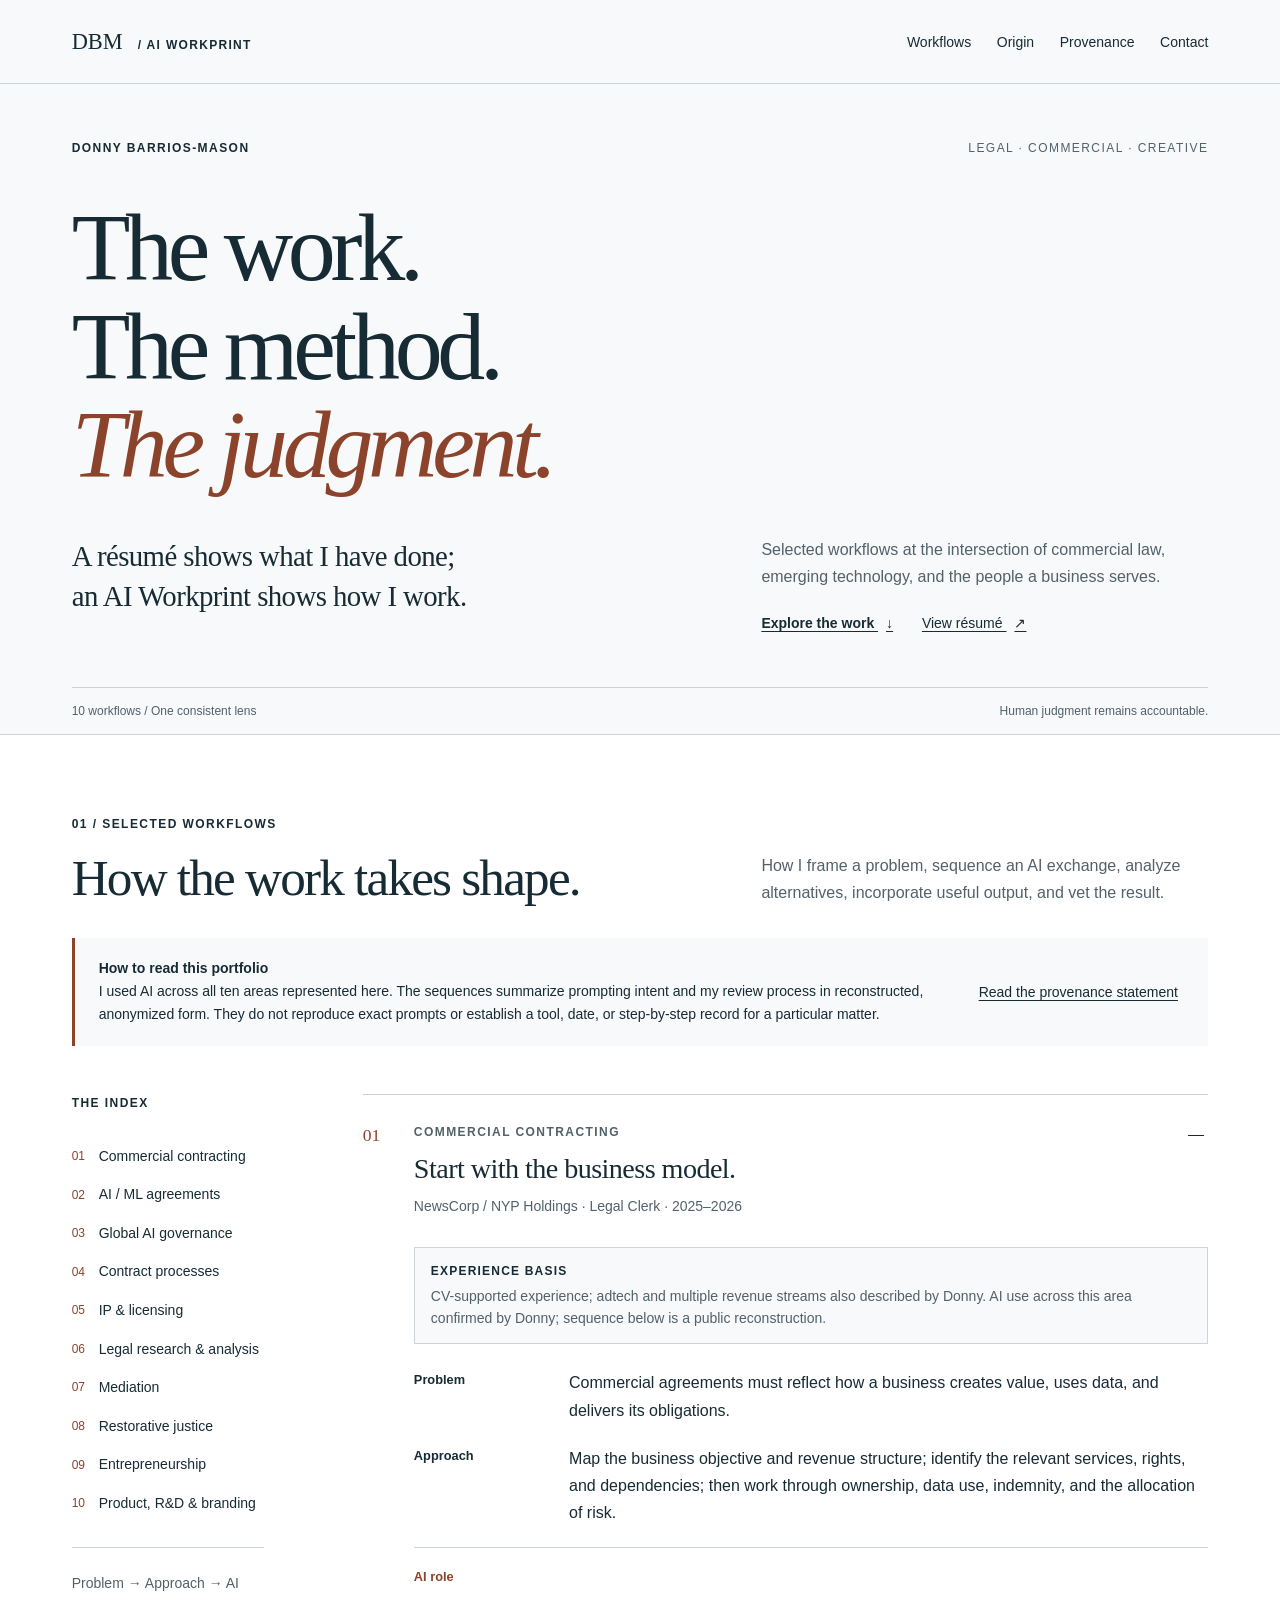
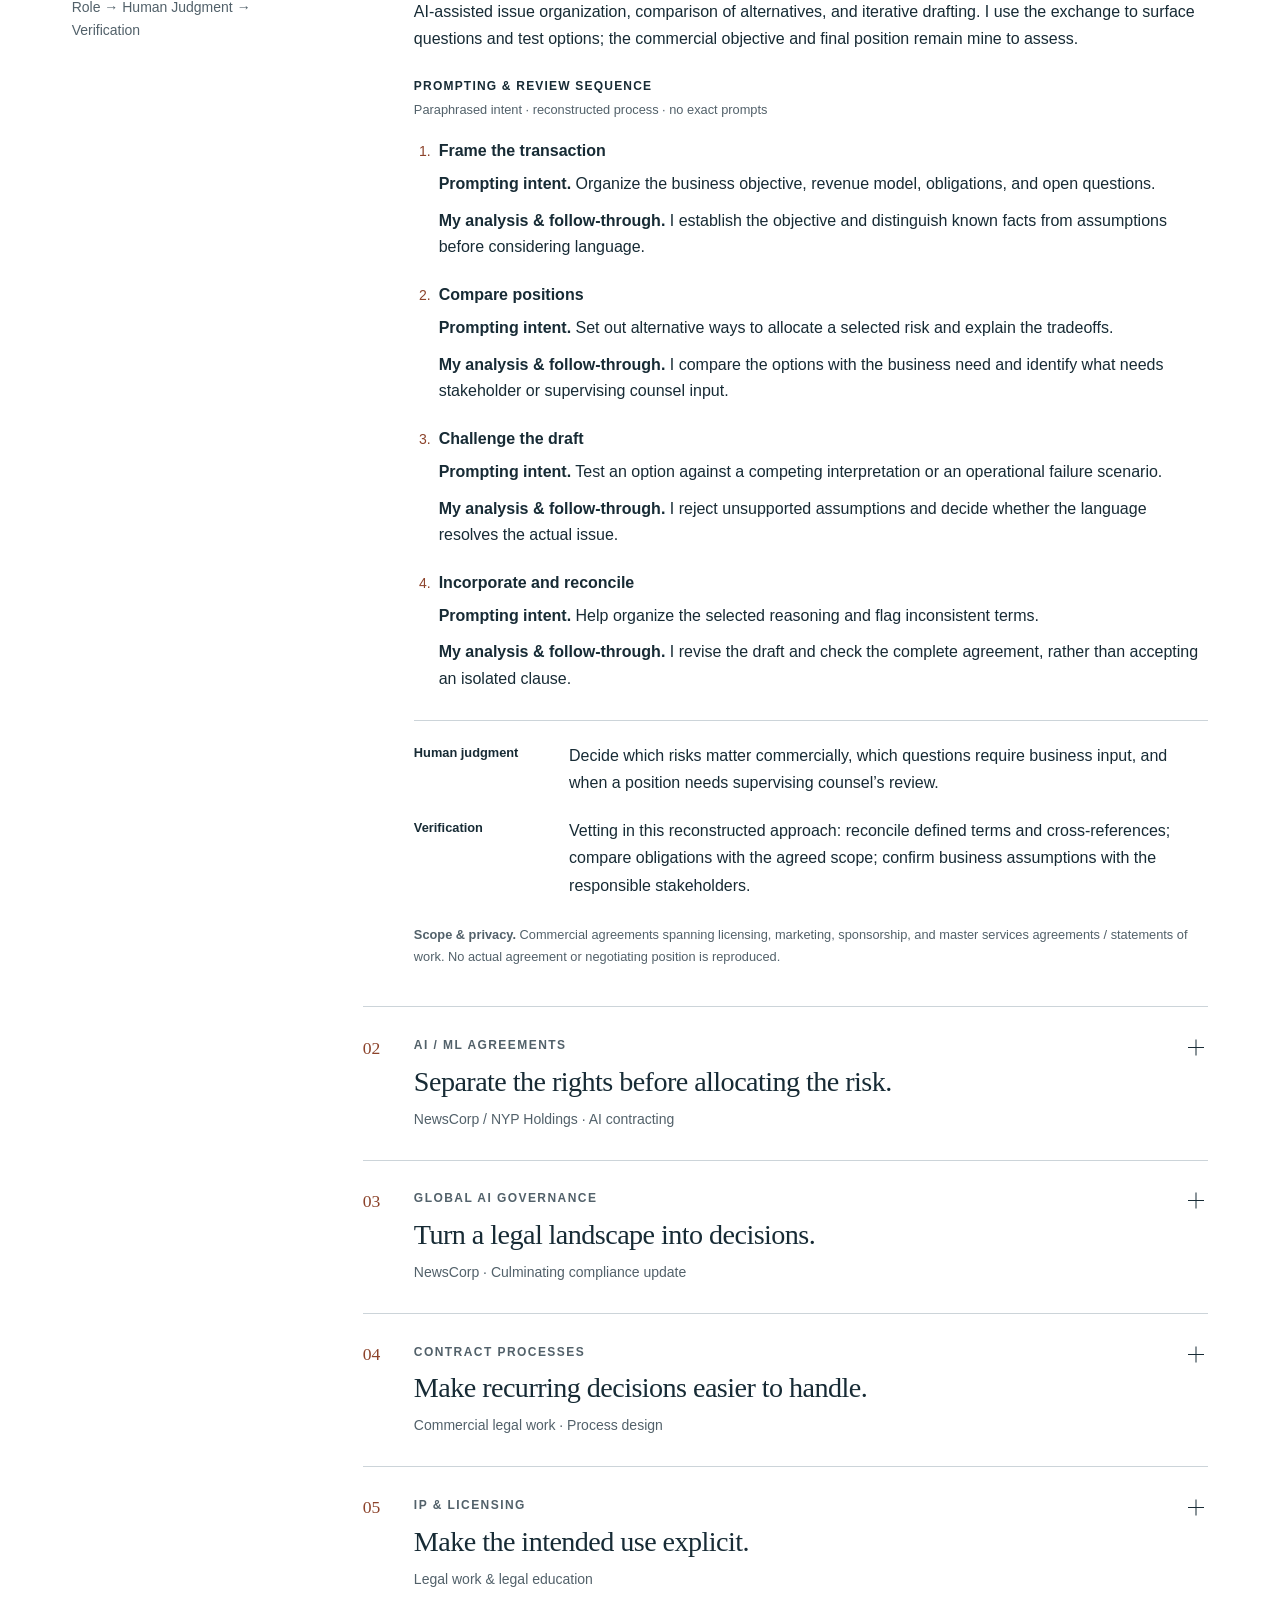
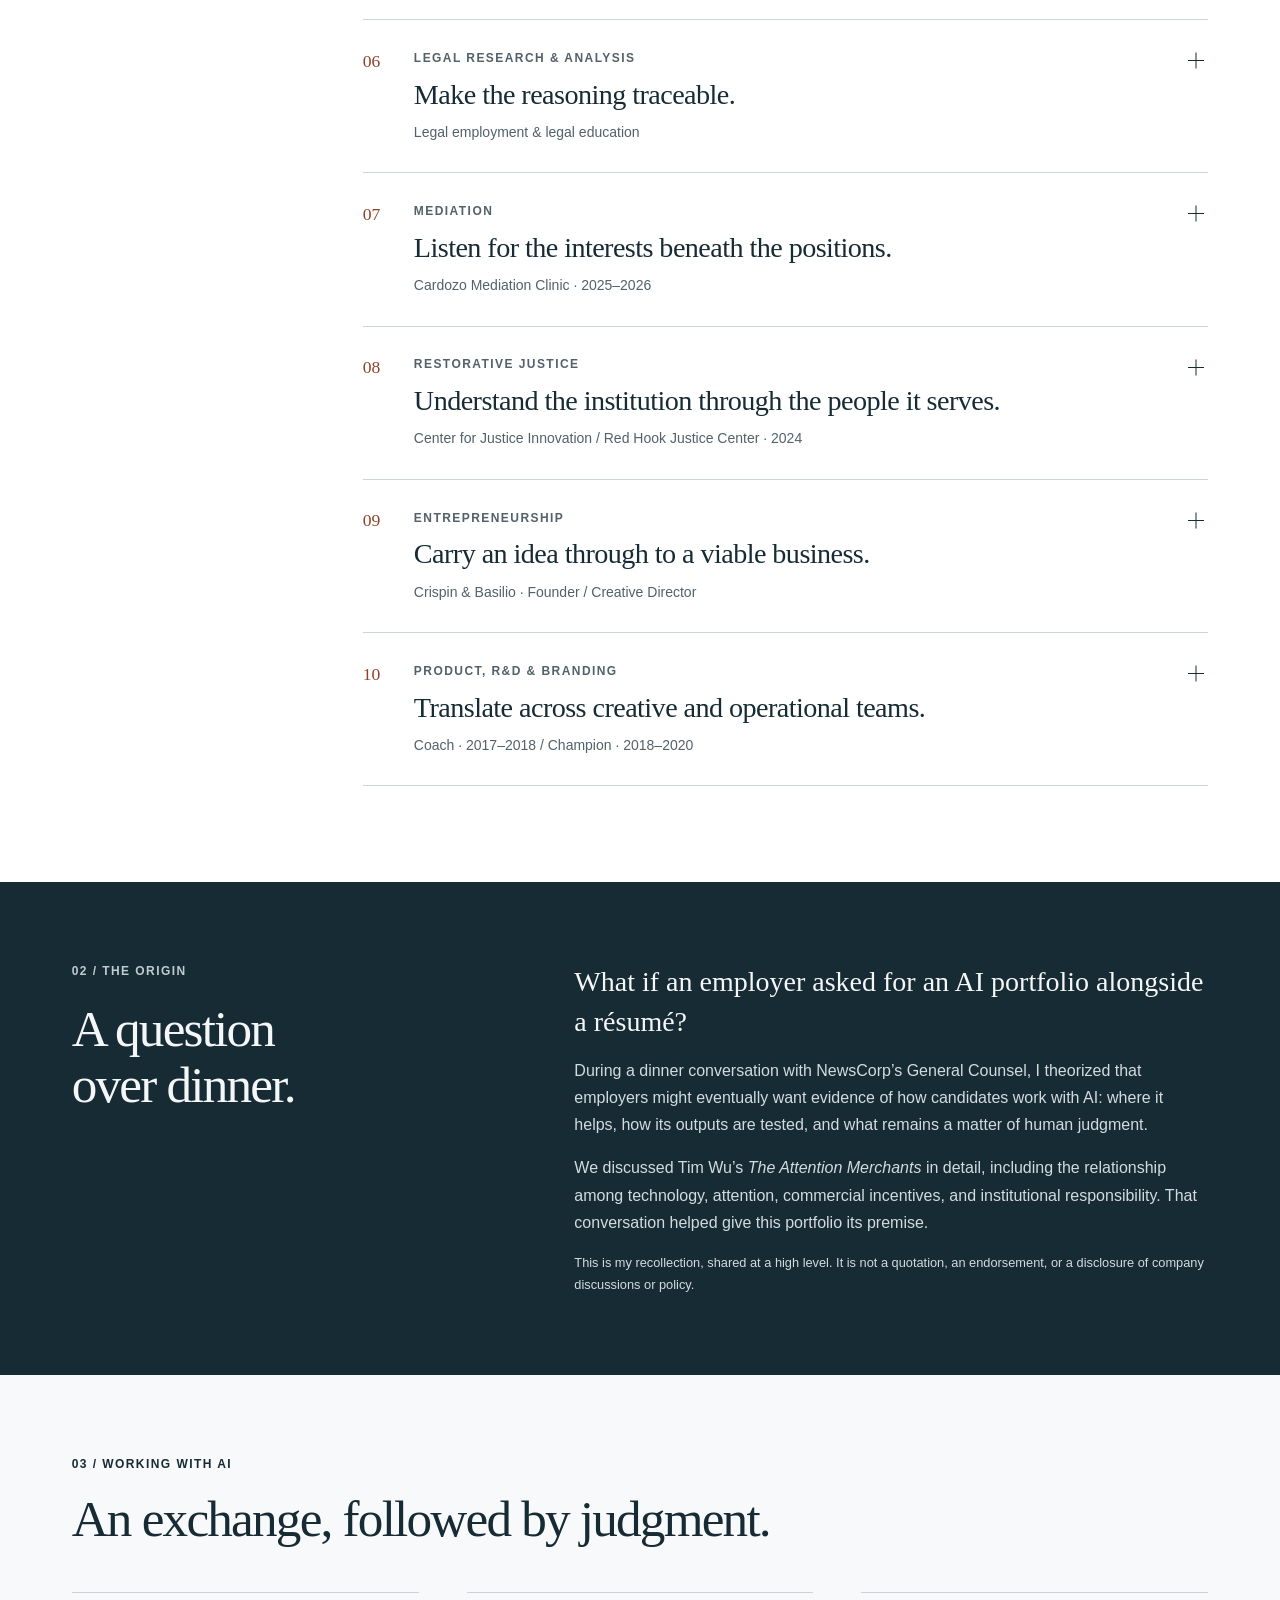
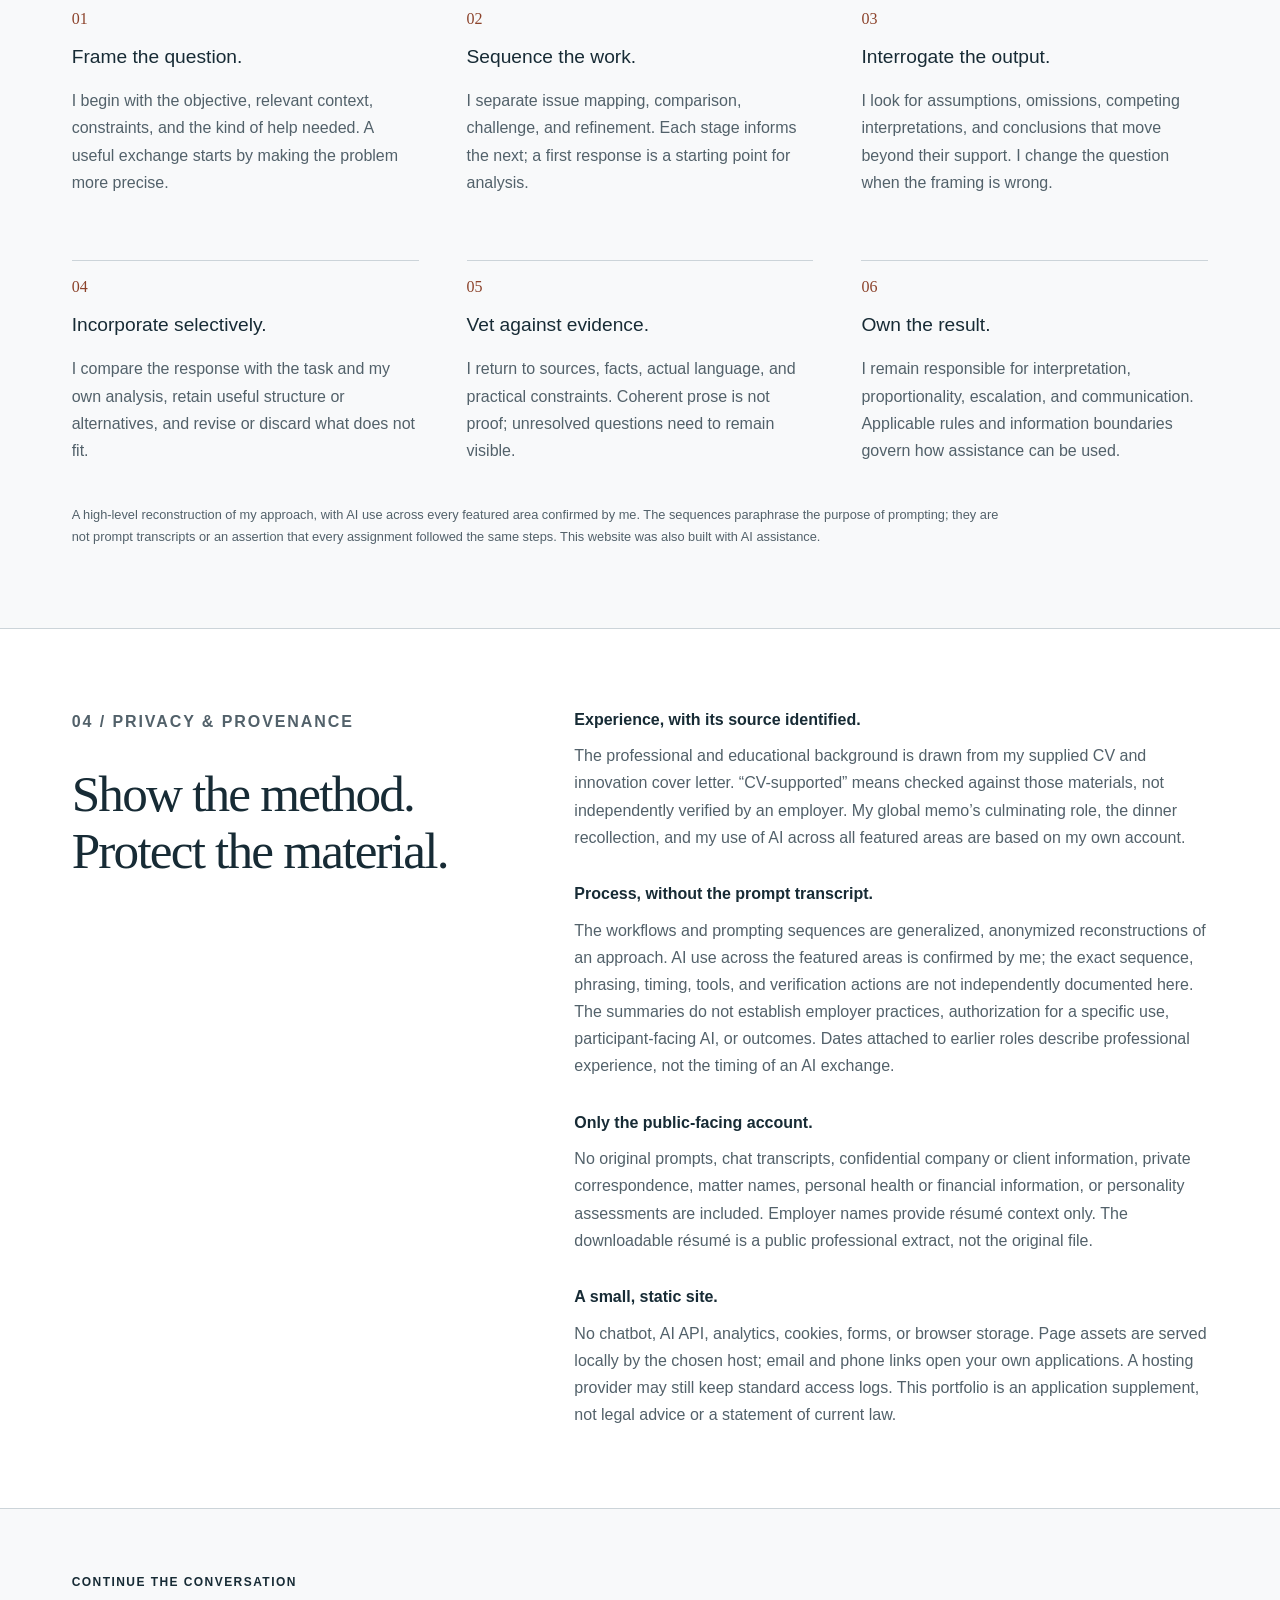
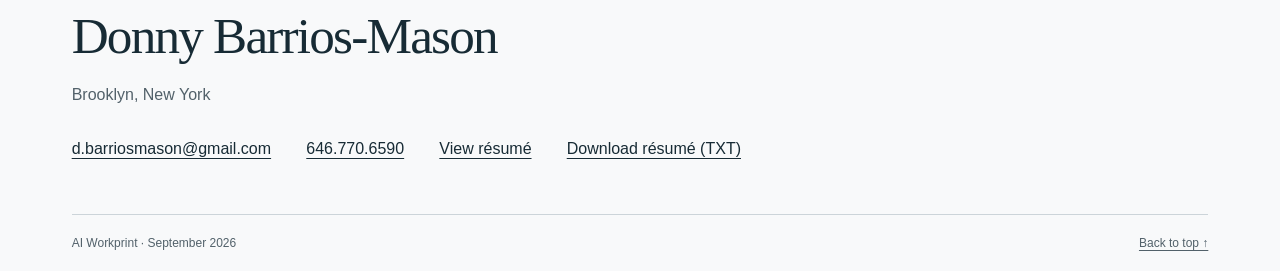
<file: index.html>
<!doctype html><html lang="en"><head><meta charset="utf-8"><meta name="viewport" content="width=device-width,initial-scale=1"><meta name="referrer" content="no-referrer"><meta http-equiv="Content-Security-Policy" content="default-src 'none'; style-src 'self'; script-src 'self'; img-src 'self' data:; font-src 'self'; connect-src 'none'; object-src 'none'; base-uri 'none'; form-action 'none'"><title>AI Workprint — Donny Barrios-Mason</title><meta name="description" content="Selected workflows across commercial law, AI governance, dispute resolution, and business. A privacy-preserving portfolio by Donny Barrios-Mason."><link rel="icon" href="favicon.svg" type="image/svg+xml"><link rel="stylesheet" href="styles.css"><script src="site.js" defer></script></head><body><a class="skip" href="#main">Skip to content</a><header class="top"><a class="wordmark" href="index.html" aria-label="Donny Barrios-Mason, home">DBM<span> / AI WORKPRINT</span></a><nav aria-label="Main navigation"><a href="#workflows">Workflows</a><a href="#origin">Origin</a><a href="#provenance">Provenance</a><a href="#contact">Contact</a></nav></header><main id="main"><section class="hero" aria-labelledby="title"><div class="eyebrow">Donny Barrios-Mason <span>Legal · Commercial · Creative</span></div><h1 id="title">The work.<br>The method.<br><em>The judgment.</em></h1><div class="hero-bottom"><p class="thesis">A résumé shows what I have done;<br>an AI Workprint shows how I work.</p><div class="intro"><p>Selected workflows at the intersection of commercial law, emerging technology, and the people a business serves.</p><a class="text-link" href="#workflows">Explore the work <span aria-hidden="true">↓</span></a><a class="text-link secondary" href="resume.html">View résumé <span aria-hidden="true">↗</span></a></div></div><div class="hero-foot"><span>10 workflows / One consistent lens</span><span>Human judgment remains accountable.</span></div></section>
<section id="workflows" class="work-section"><div class="section-heading"><div><p class="eyebrow">01 / Selected workflows</p><h2>How the work takes shape.</h2></div><p>How I frame a problem, sequence an AI exchange, analyze alternatives, incorporate useful output, and vet the result.</p></div><div class="reading-note"><p><strong>How to read this portfolio</strong><br>I used AI across all ten areas represented here. The sequences summarize prompting intent and my review process in reconstructed, anonymized form. They do not reproduce exact prompts or establish a tool, date, or step-by-step record for a particular matter.</p><a href="#provenance">Read the provenance statement</a></div><div class="workflow-layout"><aside><p class="eyebrow">The index</p><ol class="index"><li><a href="#workflow-01"><span>01</span>Commercial contracting</a></li><li><a href="#workflow-02"><span>02</span>AI / ML agreements</a></li><li><a href="#workflow-03"><span>03</span>Global AI governance</a></li><li><a href="#workflow-04"><span>04</span>Contract processes</a></li><li><a href="#workflow-05"><span>05</span>IP &amp; licensing</a></li><li><a href="#workflow-06"><span>06</span>Legal research &amp; analysis</a></li><li><a href="#workflow-07"><span>07</span>Mediation</a></li><li><a href="#workflow-08"><span>08</span>Restorative justice</a></li><li><a href="#workflow-09"><span>09</span>Entrepreneurship</a></li><li><a href="#workflow-10"><span>10</span>Product, R&amp;D &amp; branding</a></li></ol><p class="aside-note">Problem → Approach → AI Role → Human Judgment → Verification</p></aside><div class="entries"><article id="workflow-01" class="workflow"><details open><summary><span class="number">01</span><span class="summary-text"><span class="eyebrow">Commercial contracting</span><h3>Start with the business model.</h3><span class="context">NewsCorp / NYP Holdings · Legal Clerk · 2025–2026</span></span><span class="toggle" aria-hidden="true"></span></summary><div class="workflow-body"><div class="evidence"><span class="small-label">Experience basis</span><p>CV-supported experience; adtech and multiple revenue streams also described by Donny. AI use across this area confirmed by Donny; sequence below is a public reconstruction.</p></div><dl><div class="step"><dt>Problem</dt><dd>Commercial agreements must reflect how a business creates value, uses data, and delivers its obligations.</dd></div><div class="step"><dt>Approach</dt><dd>Map the business objective and revenue structure; identify the relevant services, rights, and dependencies; then work through ownership, data use, indemnity, and the allocation of risk.</dd></div><div class="step ai-step"><dt>AI role</dt><dd>AI-assisted issue organization, comparison of alternatives, and iterative drafting. I use the exchange to surface questions and test options; the commercial objective and final position remain mine to assess.<div class="prompt-sequence"><p class="small-label">Prompting &amp; review sequence</p><p class="sequence-note">Paraphrased intent · reconstructed process · no exact prompts</p><ol><li><h4>Frame the transaction</h4><p><strong>Prompting intent.</strong> Organize the business objective, revenue model, obligations, and open questions.</p><p><strong>My analysis &amp; follow-through.</strong> I establish the objective and distinguish known facts from assumptions before considering language.</p></li><li><h4>Compare positions</h4><p><strong>Prompting intent.</strong> Set out alternative ways to allocate a selected risk and explain the tradeoffs.</p><p><strong>My analysis &amp; follow-through.</strong> I compare the options with the business need and identify what needs stakeholder or supervising counsel input.</p></li><li><h4>Challenge the draft</h4><p><strong>Prompting intent.</strong> Test an option against a competing interpretation or an operational failure scenario.</p><p><strong>My analysis &amp; follow-through.</strong> I reject unsupported assumptions and decide whether the language resolves the actual issue.</p></li><li><h4>Incorporate and reconcile</h4><p><strong>Prompting intent.</strong> Help organize the selected reasoning and flag inconsistent terms.</p><p><strong>My analysis &amp; follow-through.</strong> I revise the draft and check the complete agreement, rather than accepting an isolated clause.</p></li></ol></div></dd></div><div class="step"><dt>Human judgment</dt><dd>Decide which risks matter commercially, which questions require business input, and when a position needs supervising counsel’s review.</dd></div><div class="step"><dt>Verification</dt><dd>Vetting in this reconstructed approach: reconcile defined terms and cross-references; compare obligations with the agreed scope; confirm business assumptions with the responsible stakeholders.</dd></div></dl><p class="scope"><strong>Scope &amp; privacy.</strong> Commercial agreements spanning licensing, marketing, sponsorship, and master services agreements / statements of work. No actual agreement or negotiating position is reproduced.</p></div></details></article><article id="workflow-02" class="workflow"><details><summary><span class="number">02</span><span class="summary-text"><span class="eyebrow">AI / ML agreements</span><h3>Separate the rights before allocating the risk.</h3><span class="context">NewsCorp / NYP Holdings · AI contracting</span></span><span class="toggle" aria-hidden="true"></span></summary><div class="workflow-body"><div class="evidence"><span class="small-label">Experience basis</span><p>CV-supported experience; workflow generalized. AI use across this area confirmed by Donny; sequence below is a public reconstruction.</p></div><dl><div class="step"><dt>Problem</dt><dd>An AI arrangement can blur distinct questions about inputs, training, permitted uses, outputs, and ownership.</dd></div><div class="step"><dt>Approach</dt><dd>Separate each category of data and intellectual property; identify the intended use; distinguish permission to operate a service from permission to train or improve a model; map the corresponding contractual controls.</dd></div><div class="step ai-step"><dt>AI role</dt><dd>AI-assisted decomposition of rights, comparison of contractual treatments, and testing for gaps. I keep the distinction between model behavior, technical assumptions, and enforceable contractual language explicit.<div class="prompt-sequence"><p class="small-label">Prompting &amp; review sequence</p><p class="sequence-note">Paraphrased intent · reconstructed process · no exact prompts</p><ol><li><h4>Separate the categories</h4><p><strong>Prompting intent.</strong> Distinguish inputs, training uses, service uses, outputs, and ownership questions.</p><p><strong>My analysis &amp; follow-through.</strong> I check that the categories fit the arrangement and identify unanswered technical questions.</p></li><li><h4>Trace the permissions</h4><p><strong>Prompting intent.</strong> Map each proposed use to the right or restriction it would require.</p><p><strong>My analysis &amp; follow-through.</strong> I distinguish contractual permission from an assumption about how a system operates.</p></li><li><h4>Test the edge cases</h4><p><strong>Prompting intent.</strong> Explore how a change in data use or model improvement could affect the rights analysis.</p><p><strong>My analysis &amp; follow-through.</strong> I decide which scenarios are material and which require clarification rather than speculative drafting.</p></li><li><h4>Bring the analysis into the agreement</h4><p><strong>Prompting intent.</strong> Compare ways to express the chosen allocation of rights.</p><p><strong>My analysis &amp; follow-through.</strong> I reconcile the language with definitions, restrictions, and the overall commercial structure.</p></li></ol></div></dd></div><div class="step"><dt>Human judgment</dt><dd>Interpret the rights actually granted, evaluate the commercial need, and identify ambiguities that require legal or technical clarification.</dd></div><div class="step"><dt>Verification</dt><dd>Vetting in this reconstructed approach: trace each proposed use to an express permission, restriction, or unresolved question; check consistency across definitions, use rights, and ownership language.</dd></div></dl><p class="scope"><strong>Scope &amp; privacy.</strong> The CV identifies AI/ML and generative-AI contractual frameworks addressing training, data use, and ownership. No internal framework, counterparty, or clause is disclosed.</p></div></details></article><article id="workflow-03" class="workflow"><details><summary><span class="number">03</span><span class="summary-text"><span class="eyebrow">Global AI governance</span><h3>Turn a legal landscape into decisions.</h3><span class="context">NewsCorp · Culminating compliance update</span></span><span class="toggle" aria-hidden="true"></span></summary><div class="workflow-body"><div class="evidence"><span class="small-label">Experience basis</span><p>AI-governance experience supported by CV; global memo and culminating role reported by Donny. AI use across this area confirmed by Donny; sequence below is a public reconstruction.</p></div><dl><div class="step"><dt>Problem</dt><dd>Developing AI laws across relevant jurisdictions create an operational question: what should an organization do with this information?</dd></div><div class="step"><dt>Approach</dt><dd>Survey relevant legal developments; distinguish enacted requirements from proposals and guidance; organize scope, timing, and business relevance; translate the analysis into organization-wide recommendations.</dd></div><div class="step ai-step"><dt>AI role</dt><dd>AI-assisted research organization, cross-jurisdiction comparison, and memo development. I separate information gathering from legal interpretation, then translate the analysis into operational recommendations.<div class="prompt-sequence"><p class="small-label">Prompting &amp; review sequence</p><p class="sequence-note">Paraphrased intent · reconstructed process · no exact prompts</p><ol><li><h4>Define the research map</h4><p><strong>Prompting intent.</strong> Organize relevant jurisdictions, legal topics, and questions of scope and timing.</p><p><strong>My analysis &amp; follow-through.</strong> I determine what is relevant to the organization and where the research needs to go deeper.</p></li><li><h4>Separate status from substance</h4><p><strong>Prompting intent.</strong> Arrange developments by legal status, applicability, and operational significance.</p><p><strong>My analysis &amp; follow-through.</strong> I check primary materials and correct conflation of enacted rules, proposals, and guidance.</p></li><li><h4>Translate into choices</h4><p><strong>Prompting intent.</strong> Develop ways to connect the legal analysis with organization-wide actions and priorities.</p><p><strong>My analysis &amp; follow-through.</strong> I assess practicality and distinguish legal requirements from recommendations and open questions.</p></li><li><h4>Pressure-test the memo</h4><p><strong>Prompting intent.</strong> Identify unsupported leaps, missing qualifications, or recommendations that do not follow from the analysis.</p><p><strong>My analysis &amp; follow-through.</strong> I revise the reasoning and vet source support, timing, and the fit between conclusions and recommendations.</p></li></ol></div></dd></div><div class="step"><dt>Human judgment</dt><dd>Determine relevance, resolve uncertainty, prioritize issues, and make recommendations that fit the organization’s activities and decision-making structure.</dd></div><div class="step"><dt>Verification</dt><dd>Vetting in this reconstructed approach: return to primary sources; confirm jurisdiction, legal status, and effective dates; separate legal requirements from recommended practices and unresolved questions.</dd></div></dl><p class="scope"><strong>Scope &amp; privacy.</strong> Donny describes this global AI governance/compliance update as his culminating NewsCorp project. The memo, legal conclusions, covered jurisdictions, and internal recommendations remain private. This is not a current survey of law.</p></div></details></article><article id="workflow-04" class="workflow"><details><summary><span class="number">04</span><span class="summary-text"><span class="eyebrow">Contract processes</span><h3>Make recurring decisions easier to handle.</h3><span class="context">Commercial legal work · Process design</span></span><span class="toggle" aria-hidden="true"></span></summary><div class="workflow-body"><div class="evidence"><span class="small-label">Experience basis</span><p>Commercial work supported by CV; fallback and process emphasis described in Donny’s brief. AI use across this area confirmed by Donny; sequence below is a public reconstruction.</p></div><dl><div class="step"><dt>Problem</dt><dd>Repeated contract issues can consume attention without becoming easier to resolve.</dd></div><div class="step"><dt>Approach</dt><dd>Identify recurring questions; distinguish a preferred position from a possible fallback; record the rationale, business conditions, and points that require escalation; use those distinctions to inform templates and review processes.</dd></div><div class="step ai-step"><dt>AI role</dt><dd>AI-assisted comparison of recurring issues, exploration of fallback structures, and refinement of templates and process explanations. I decide what can be standardized and what must remain a judgment call.<div class="prompt-sequence"><p class="small-label">Prompting &amp; review sequence</p><p class="sequence-note">Paraphrased intent · reconstructed process · no exact prompts</p><ol><li><h4>Find the recurring decision</h4><p><strong>Prompting intent.</strong> Group related review issues and distinguish variations that may matter.</p><p><strong>My analysis &amp; follow-through.</strong> I decide whether the issues share a real rationale or merely similar wording.</p></li><li><h4>Develop a range</h4><p><strong>Prompting intent.</strong> Compare a preferred position, possible fallbacks, and conditions for each.</p><p><strong>My analysis &amp; follow-through.</strong> I assess the tradeoffs and define where a decision needs further review.</p></li><li><h4>Test exceptions</h4><p><strong>Prompting intent.</strong> Explore scenarios in which a standard position would fail or need adaptation.</p><p><strong>My analysis &amp; follow-through.</strong> I preserve necessary exceptions and avoid turning context-dependent judgment into a blanket rule.</p></li><li><h4>Make the process usable</h4><p><strong>Prompting intent.</strong> Refine the organization and explanation of a template or review sequence.</p><p><strong>My analysis &amp; follow-through.</strong> I check that the resulting guidance explains the reasoning and does not imply authority to approve a deviation.</p></li></ol></div></dd></div><div class="step"><dt>Human judgment</dt><dd>Determine whether a fallback fits the transaction and who may approve a departure. A template cannot set its own risk tolerance.</dd></div><div class="step"><dt>Verification</dt><dd>Vetting in this reconstructed approach: test sample language against contrasting fictional scenarios; check that fallback terms remain internally consistent; identify the review owner and revision date.</dd></div></dl><p class="scope"><strong>Scope &amp; privacy.</strong> This is a generalized process description, not a company playbook. It makes no claim about deployment, adoption, time saved, or measured business results.</p></div></details></article><article id="workflow-05" class="workflow"><details><summary><span class="number">05</span><span class="summary-text"><span class="eyebrow">IP &amp; licensing</span><h3>Make the intended use explicit.</h3><span class="context">Legal work &amp; legal education</span></span><span class="toggle" aria-hidden="true"></span></summary><div class="workflow-body"><div class="evidence"><span class="small-label">Experience basis</span><p>IP and licensing experience supported by CV; workflow generalized. AI use across this area confirmed by Donny; sequence below is a public reconstruction.</p></div><dl><div class="step"><dt>Problem</dt><dd>A commercial intention is not always captured by a clear grant of intellectual property rights.</dd></div><div class="step"><dt>Approach</dt><dd>Identify the relevant asset and rights holder; separate ownership from permission to use; define purpose, scope, duration, and limits; examine how approval, modification, and termination affect the arrangement.</dd></div><div class="step ai-step"><dt>AI role</dt><dd>AI-assisted issue mapping, analysis of licensing scope, and comparison of drafting alternatives. I use successive questions to uncover assumptions about ownership, permission, and intended use.<div class="prompt-sequence"><p class="small-label">Prompting &amp; review sequence</p><p class="sequence-note">Paraphrased intent · reconstructed process · no exact prompts</p><ol><li><h4>Identify the rights question</h4><p><strong>Prompting intent.</strong> Organize the asset, intended uses, ownership assumptions, and required permissions.</p><p><strong>My analysis &amp; follow-through.</strong> I distinguish facts supplied by a source from assumptions introduced by the analysis.</p></li><li><h4>Compare scope</h4><p><strong>Prompting intent.</strong> Explore how changes in purpose, duration, territory, or modification rights affect a license.</p><p><strong>My analysis &amp; follow-through.</strong> I select the distinctions that matter to the intended use.</p></li><li><h4>Probe ambiguity</h4><p><strong>Prompting intent.</strong> Test competing readings of a grant or limitation using a generalized example.</p><p><strong>My analysis &amp; follow-through.</strong> I examine the text and relevant authority before accepting an interpretation.</p></li><li><h4>Refine and verify</h4><p><strong>Prompting intent.</strong> Help clarify the chosen explanation or drafting structure.</p><p><strong>My analysis &amp; follow-through.</strong> I check authority, consistency, and whether the final language covers the intended uses without overreaching.</p></li></ol></div></dd></div><div class="step"><dt>Human judgment</dt><dd>Interpret the grant, identify gaps in authority or scope, and choose language that reflects the parties’ intended relationship.</dd></div><div class="step"><dt>Verification</dt><dd>Vetting in this reconstructed approach: compare the grant against each intended use; verify authority and chain-of-rights assumptions; read the agreement as a whole for inconsistent limitations.</dd></div></dl><p class="scope"><strong>Scope &amp; privacy.</strong> The CV supports licensing agreements, IP ownership work, copyright/media clearance, IP claims analysis, and an IP Licensing and Drafting teaching-assistant role. No assignment, client work, or protected teaching material is included.</p></div></details></article><article id="workflow-06" class="workflow"><details><summary><span class="number">06</span><span class="summary-text"><span class="eyebrow">Legal research &amp; analysis</span><h3>Make the reasoning traceable.</h3><span class="context">Legal employment &amp; legal education</span></span><span class="toggle" aria-hidden="true"></span></summary><div class="workflow-body"><div class="evidence"><span class="small-label">Experience basis</span><p>Research and executive-facing memoranda supported by CV; workflow generalized. AI use across this area confirmed by Donny; sequence below is a public reconstruction.</p></div><dl><div class="step"><dt>Problem</dt><dd>A decision-maker needs a clear answer without losing the assumptions and uncertainty on which it depends.</dd></div><div class="step"><dt>Approach</dt><dd>Frame the question; separate supplied facts from assumptions; identify relevant authority; test the analysis against contrary arguments; present the conclusion with practical implications and open issues.</dd></div><div class="step ai-step"><dt>AI role</dt><dd>AI-assisted issue framing, analytical organization, counterargument development, and revision. I treat generated explanations and citations as leads to evaluate, not authorities to rely on.<div class="prompt-sequence"><p class="small-label">Prompting &amp; review sequence</p><p class="sequence-note">Paraphrased intent · reconstructed process · no exact prompts</p><ol><li><h4>Frame the question</h4><p><strong>Prompting intent.</strong> Break a broad issue into legal questions, factual dependencies, and research paths.</p><p><strong>My analysis &amp; follow-through.</strong> I determine the scope and identify assumptions that must remain visible.</p></li><li><h4>Build competing analyses</h4><p><strong>Prompting intent.</strong> Organize possible arguments and the authorities that would be needed to support them.</p><p><strong>My analysis &amp; follow-through.</strong> I retrieve and read the sources instead of treating the generated account as verified research.</p></li><li><h4>Challenge the conclusion</h4><p><strong>Prompting intent.</strong> Develop a contrary argument or identify facts that could change the result.</p><p><strong>My analysis &amp; follow-through.</strong> I weigh the strongest objections and calibrate the conclusion to the available support.</p></li><li><h4>Write for the reader</h4><p><strong>Prompting intent.</strong> Refine the structure and clarity of the explanation for its intended audience.</p><p><strong>My analysis &amp; follow-through.</strong> I retain necessary qualifications and check every material proposition against its factual and legal basis.</p></li></ol></div></dd></div><div class="step"><dt>Human judgment</dt><dd>Determine relevance, assess the strength of authority, weigh competing interpretations, and decide how much confidence the evidence supports.</dd></div><div class="step"><dt>Verification</dt><dd>Vetting in this reconstructed approach: open and read cited authorities; verify quotations and propositions; check subsequent treatment where relevant; trace conclusions back to the facts and sources.</dd></div></dl><p class="scope"><strong>Scope &amp; privacy.</strong> The CV supports internal legal briefs, executive-facing memoranda, and legal research. Donny confirms AI use across this area; no assignment, source transcript, or exact prompt is reproduced.</p></div></details></article><article id="workflow-07" class="workflow"><details><summary><span class="number">07</span><span class="summary-text"><span class="eyebrow">Mediation</span><h3>Listen for the interests beneath the positions.</h3><span class="context">Cardozo Mediation Clinic · 2025–2026</span></span><span class="toggle" aria-hidden="true"></span></summary><div class="workflow-body"><div class="evidence"><span class="small-label">Experience basis</span><p>Mediation experience supported by CV; process reconstructed without party information. AI use across this area confirmed by Donny; sequence below is a public reconstruction.</p></div><dl><div class="step"><dt>Problem</dt><dd>Parties may arrive with incompatible positions and different ideas of what a workable resolution requires.</dd></div><div class="step"><dt>Approach</dt><dd>Prepare through intake; listen to each account; clarify interests and constraints; help parties explore options through structured negotiation.</dd></div><div class="step ai-step"><dt>AI role</dt><dd>AI-assisted analysis of interests, exploration of question structures, and reflection on alternative approaches. AI supports my thinking about the process; it does not establish what a participant thinks or choose a resolution.<div class="prompt-sequence"><p class="small-label">Prompting &amp; review sequence</p><p class="sequence-note">Paraphrased intent · reconstructed process · no exact prompts</p><ol><li><h4>Distinguish positions and interests</h4><p><strong>Prompting intent.</strong> Explore different explanations for a generalized conflict without assuming any is true.</p><p><strong>My analysis &amp; follow-through.</strong> I treat these as hypotheses to test through listening, not findings about the people involved.</p></li><li><h4>Develop questions</h4><p><strong>Prompting intent.</strong> Compare neutral, open-ended ways to clarify needs and constraints.</p><p><strong>My analysis &amp; follow-through.</strong> I assess tone, neutrality, and whether a question could lead or mischaracterize someone.</p></li><li><h4>Explore possible paths</h4><p><strong>Prompting intent.</strong> Consider ways to structure a discussion or compare potential resolution options.</p><p><strong>My analysis &amp; follow-through.</strong> I judge suitability in context; participant consent and agency remain central.</p></li><li><h4>Reflect and refine</h4><p><strong>Prompting intent.</strong> Examine alternative approaches and assumptions in a generalized account of the process.</p><p><strong>My analysis &amp; follow-through.</strong> I separate useful reflection from unsupported conclusions and return to what participants actually communicate.</p></li></ol></div></dd></div><div class="step"><dt>Human judgment</dt><dd>Attend to consent, neutrality, communication, and the parties’ ability to make their own decisions. The parties retain ownership of any resolution.</dd></div><div class="step"><dt>Verification</dt><dd>Vetting in this reconstructed approach: ask participants to confirm that their interests and any proposed terms are accurately understood; check clarity and practical feasibility without promising an outcome.</dd></div></dl><p class="scope"><strong>Scope &amp; privacy.</strong> The CV records court-annexed and community mediation, intake, preparation, and structured negotiation. No dispute, participant, settlement term, or outcome is described.</p></div></details></article><article id="workflow-08" class="workflow"><details><summary><span class="number">08</span><span class="summary-text"><span class="eyebrow">Restorative justice</span><h3>Understand the institution through the people it serves.</h3><span class="context">Center for Justice Innovation / Red Hook Justice Center · 2024</span></span><span class="toggle" aria-hidden="true"></span></summary><div class="workflow-body"><div class="evidence"><span class="small-label">Experience basis</span><p>Fellowship, court support, and research supported by CV; workflow generalized. AI use across this area confirmed by Donny; sequence below is a public reconstruction.</p></div><dl><div class="step"><dt>Problem</dt><dd>Justice-system processes must be understood in the context of the people and institutions affected by them.</dd></div><div class="step"><dt>Approach</dt><dd>Review the relevant context, conduct legal research, observe proceedings, and connect procedural questions with the practical needs of court operations.</dd></div><div class="step ai-step"><dt>AI role</dt><dd>AI-assisted research organization, comparison of institutional approaches, and reflection on practical consequences. I separate a model’s proposed explanation from evidence about people, procedures, and institutions.<div class="prompt-sequence"><p class="small-label">Prompting &amp; review sequence</p><p class="sequence-note">Paraphrased intent · reconstructed process · no exact prompts</p><ol><li><h4>Frame the institutional question</h4><p><strong>Prompting intent.</strong> Organize the legal, procedural, and practical dimensions of a justice-system issue.</p><p><strong>My analysis &amp; follow-through.</strong> I define the question in light of my role and distinguish observation from interpretation.</p></li><li><h4>Compare approaches</h4><p><strong>Prompting intent.</strong> Explore the assumptions and tradeoffs behind different responses to a generalized problem.</p><p><strong>My analysis &amp; follow-through.</strong> I examine the evidence and resist simplifying institutional or human complexity into a single explanation.</p></li><li><h4>Consider consequences</h4><p><strong>Prompting intent.</strong> Identify whose perspective may be missing and what practical questions remain.</p><p><strong>My analysis &amp; follow-through.</strong> I use these as questions for further inquiry, not inferred personal attributes or predictions about individuals.</p></li><li><h4>Synthesize with care</h4><p><strong>Prompting intent.</strong> Help structure a research summary or reflection and expose gaps in its reasoning.</p><p><strong>My analysis &amp; follow-through.</strong> I check procedural and legal support, qualify uncertainty, and keep participant information out of the public account.</p></li></ol></div></dd></div><div class="step"><dt>Human judgment</dt><dd>Distinguish observation from inference, respect participant dignity and role boundaries, and remain attentive to the consequences of institutional choices.</dd></div><div class="step"><dt>Verification</dt><dd>Vetting in this reconstructed approach: verify procedural understanding against authoritative materials and supervisory guidance; avoid attributing views or outcomes to participants.</dd></div></dl><p class="scope"><strong>Scope &amp; privacy.</strong> The CV supports a fellowship at the Center for Justice Innovation / Red Hook Justice Center and a James B. Boskey Restorative Justice Fellowship. It does not establish independent restorative-circle facilitation or program-design outcomes.</p></div></details></article><article id="workflow-09" class="workflow"><details><summary><span class="number">09</span><span class="summary-text"><span class="eyebrow">Entrepreneurship</span><h3>Carry an idea through to a viable business.</h3><span class="context">Crispin &amp; Basilio · Founder / Creative Director</span></span><span class="toggle" aria-hidden="true"></span></summary><div class="workflow-body"><div class="evidence"><span class="small-label">Experience basis</span><p>Business experience supported by CV; workflow generalized. AI use across this area confirmed by Donny; sequence below is a public reconstruction.</p></div><dl><div class="step"><dt>Problem</dt><dd>A creative idea has to work across product, sourcing, sales, and distribution to become a business.</dd></div><div class="step"><dt>Approach</dt><dd>Connect product and brand direction with production requirements; coordinate suppliers and commercial partners; manage the path from concept through market delivery.</dd></div><div class="step ai-step"><dt>AI role</dt><dd>AI-assisted analysis of creative and commercial choices, comparison of options, and development of execution plans. I connect the output to operating experience rather than treating a plausible business narrative as evidence.<div class="prompt-sequence"><p class="small-label">Prompting &amp; review sequence</p><p class="sequence-note">Paraphrased intent · reconstructed process · no exact prompts</p><ol><li><h4>Define the commercial question</h4><p><strong>Prompting intent.</strong> Organize the creative aim, audience, production needs, and constraints.</p><p><strong>My analysis &amp; follow-through.</strong> I ground the question in operating experience and identify what would need evidence.</p></li><li><h4>Generate distinct options</h4><p><strong>Prompting intent.</strong> Compare product, positioning, or execution alternatives and their assumptions.</p><p><strong>My analysis &amp; follow-through.</strong> I select useful directions without treating novelty or confident language as commercial validation.</p></li><li><h4>Test feasibility</h4><p><strong>Prompting intent.</strong> Challenge an option from sourcing, production, delivery, and customer perspectives.</p><p><strong>My analysis &amp; follow-through.</strong> I weigh the tradeoffs and distinguish a coherent idea from one that can be executed.</p></li><li><h4>Turn choices into next steps</h4><p><strong>Prompting intent.</strong> Structure the selected direction into a sequence of decisions and dependencies.</p><p><strong>My analysis &amp; follow-through.</strong> I refine the plan against real constraints and identify what must be checked before committing.</p></li></ol></div></dd></div><div class="step"><dt>Human judgment</dt><dd>Make creative and commercial tradeoffs, negotiate relationships, and decide what can be produced and delivered consistently.</dd></div><div class="step"><dt>Verification</dt><dd>Vetting in this reconstructed approach: compare product intent with samples, specifications, production constraints, and commercial commitments before moving forward.</dd></div></dl><p class="scope"><strong>Scope &amp; privacy.</strong> The CV records founding and leading a fashion brand distributed through more than 60 global retailers. No supplier terms, financial information, or private commercial records are included. Role dates describe the underlying business experience; the AI-assisted analysis is not assigned to those dates or to a particular tool.</p></div></details></article><article id="workflow-10" class="workflow"><details><summary><span class="number">10</span><span class="summary-text"><span class="eyebrow">Product, R&amp;D &amp; branding</span><h3>Translate across creative and operational teams.</h3><span class="context">Coach · 2017–2018 / Champion · 2018–2020</span></span><span class="toggle" aria-hidden="true"></span></summary><div class="workflow-body"><div class="evidence"><span class="small-label">Experience basis</span><p>Roles and responsibilities supported by CV; combined workflow generalized. AI use across this area confirmed by Donny; sequence below is a public reconstruction.</p></div><dl><div class="step"><dt>Problem</dt><dd>Product intent, material performance, brand expression, and production requirements need to align across teams and suppliers.</dd></div><div class="step"><dt>Approach</dt><dd>At Coach, coordinate raw-materials sourcing and product requirements. At Champion, connect branding and product development with global vendors, artwork usage rights, and production execution.</dd></div><div class="step ai-step"><dt>AI role</dt><dd>AI-assisted synthesis of product requirements, comparison of tradeoffs, and refinement of cross-functional explanations. I test whether an idea makes sense across creative, technical, and production perspectives.<div class="prompt-sequence"><p class="small-label">Prompting &amp; review sequence</p><p class="sequence-note">Paraphrased intent · reconstructed process · no exact prompts</p><ol><li><h4>Translate the brief</h4><p><strong>Prompting intent.</strong> Organize creative intent alongside material, production, and branding requirements.</p><p><strong>My analysis &amp; follow-through.</strong> I check that the summary preserves the distinctions different teams need.</p></li><li><h4>Compare tradeoffs</h4><p><strong>Prompting intent.</strong> Explore alternative approaches and the dependencies each introduces.</p><p><strong>My analysis &amp; follow-through.</strong> I assess feasibility and identify where supplier, technical, or rights information is needed.</p></li><li><h4>Challenge the handoff</h4><p><strong>Prompting intent.</strong> Find ambiguities that could cause different teams to interpret the requirements differently.</p><p><strong>My analysis &amp; follow-through.</strong> I clarify the brief and separate verified specifications from suggested possibilities.</p></li><li><h4>Incorporate and check</h4><p><strong>Prompting intent.</strong> Refine the explanation of the selected direction and remaining decisions.</p><p><strong>My analysis &amp; follow-through.</strong> I reconcile it with samples, specifications, permitted uses, and production requirements where applicable.</p></li></ol></div></dd></div><div class="step"><dt>Human judgment</dt><dd>Weigh creative intent against feasibility, clarify responsibilities, and translate between the people defining a product and the people producing it.</dd></div><div class="step"><dt>Verification</dt><dd>Vetting in this reconstructed approach: compare samples and specifications against the brief, confirm permitted artwork uses, and reconcile requirements before production handoff.</dd></div></dl><p class="scope"><strong>Scope &amp; privacy.</strong> The CV supports raw-materials R&amp;D at Coach and branding management at HanesBrands / Champion. The combined process is illustrative, not a record of a single product or confidential initiative. Role dates describe the underlying business experience; the AI-assisted analysis is not assigned to those dates or to a particular tool.</p></div></details></article></div></div></section><section id="origin" class="origin"><div><p class="eyebrow">02 / The origin</p><h2>A question<br>over dinner.</h2></div><div class="origin-copy"><p class="lead">What if an employer asked for an AI portfolio alongside a résumé?</p><p>During a dinner conversation with NewsCorp’s General Counsel, I theorized that employers might eventually want evidence of how candidates work with AI: where it helps, how its outputs are tested, and what remains a matter of human judgment.</p><p>We discussed Tim Wu’s <cite>The Attention Merchants</cite> in detail, including the relationship among technology, attention, commercial incentives, and institutional responsibility. That conversation helped give this portfolio its premise.</p><p>This is my recollection, shared at a high level. It is not a quotation, an endorsement, or a disclosure of company discussions or policy.</p></div></section>
<section class="method"><p class="eyebrow">03 / Working with AI</p><h2>An exchange, followed by judgment.</h2><div class="principles"><div><span>01</span><h3>Frame the question.</h3><p>I begin with the objective, relevant context, constraints, and the kind of help needed. A useful exchange starts by making the problem more precise.</p></div><div><span>02</span><h3>Sequence the work.</h3><p>I separate issue mapping, comparison, challenge, and refinement. Each stage informs the next; a first response is a starting point for analysis.</p></div><div><span>03</span><h3>Interrogate the output.</h3><p>I look for assumptions, omissions, competing interpretations, and conclusions that move beyond their support. I change the question when the framing is wrong.</p></div><div><span>04</span><h3>Incorporate selectively.</h3><p>I compare the response with the task and my own analysis, retain useful structure or alternatives, and revise or discard what does not fit.</p></div><div><span>05</span><h3>Vet against evidence.</h3><p>I return to sources, facts, actual language, and practical constraints. Coherent prose is not proof; unresolved questions need to remain visible.</p></div><div><span>06</span><h3>Own the result.</h3><p>I remain responsible for interpretation, proportionality, escalation, and communication. Applicable rules and information boundaries govern how assistance can be used.</p></div></div><p class="method-note">A high-level reconstruction of my approach, with AI use across every featured area confirmed by me. The sequences paraphrase the purpose of prompting; they are not prompt transcripts or an assertion that every assignment followed the same steps. This website was also built with AI assistance.</p></section>
<section id="provenance" class="provenance"><div><p class="eyebrow">04 / Privacy &amp; provenance</p><h2>Show the method.<br>Protect the material.</h2></div><div><h3>Experience, with its source identified.</h3><p>The professional and educational background is drawn from my supplied CV and innovation cover letter. “CV-supported” means checked against those materials, not independently verified by an employer. My global memo’s culminating role, the dinner recollection, and my use of AI across all featured areas are based on my own account.</p><h3>Process, without the prompt transcript.</h3><p>The workflows and prompting sequences are generalized, anonymized reconstructions of an approach. AI use across the featured areas is confirmed by me; the exact sequence, phrasing, timing, tools, and verification actions are not independently documented here. The summaries do not establish employer practices, authorization for a specific use, participant-facing AI, or outcomes. Dates attached to earlier roles describe professional experience, not the timing of an AI exchange.</p><h3>Only the public-facing account.</h3><p>No original prompts, chat transcripts, confidential company or client information, private correspondence, matter names, personal health or financial information, or personality assessments are included. Employer names provide résumé context only. The downloadable résumé is a public professional extract, not the original file.</p><h3>A small, static site.</h3><p>No chatbot, AI API, analytics, cookies, forms, or browser storage. Page assets are served locally by the chosen host; email and phone links open your own applications. A hosting provider may still keep standard access logs. This portfolio is an application supplement, not legal advice or a statement of current law.</p></div></section>
<footer id="contact"><p class="eyebrow">Continue the conversation</p><h2>Donny Barrios-Mason</h2><p>Brooklyn, New York</p><div class="contact-links"><a href="mailto:d.barriosmason@gmail.com">d.barriosmason@gmail.com</a><a href="tel:+16467706590">646.770.6590</a><a href="resume.html">View résumé</a><a href="donny-barrios-mason-resume.txt" download>Download résumé (TXT)</a></div><div class="footer-bottom"><span>AI Workprint · September 2026</span><a href="#main">Back to top ↑</a></div></footer></main></body></html>
</file>
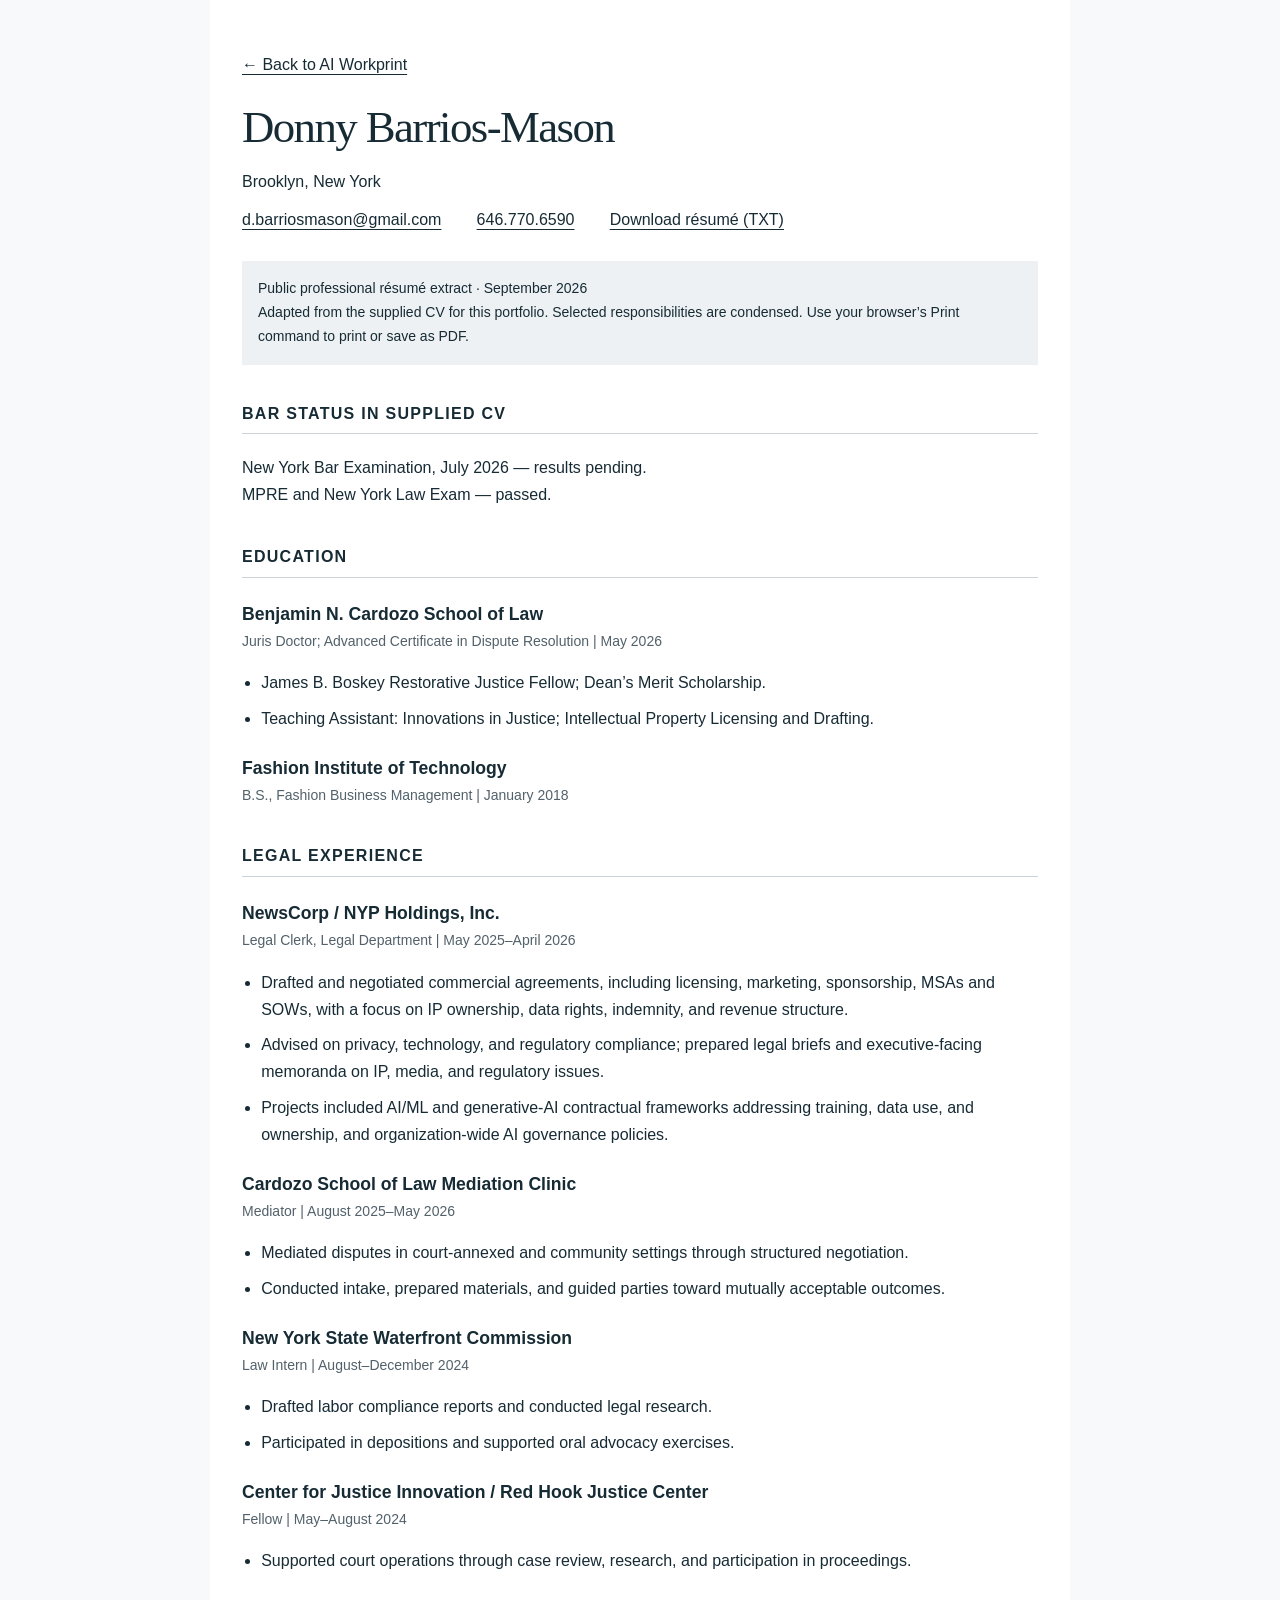
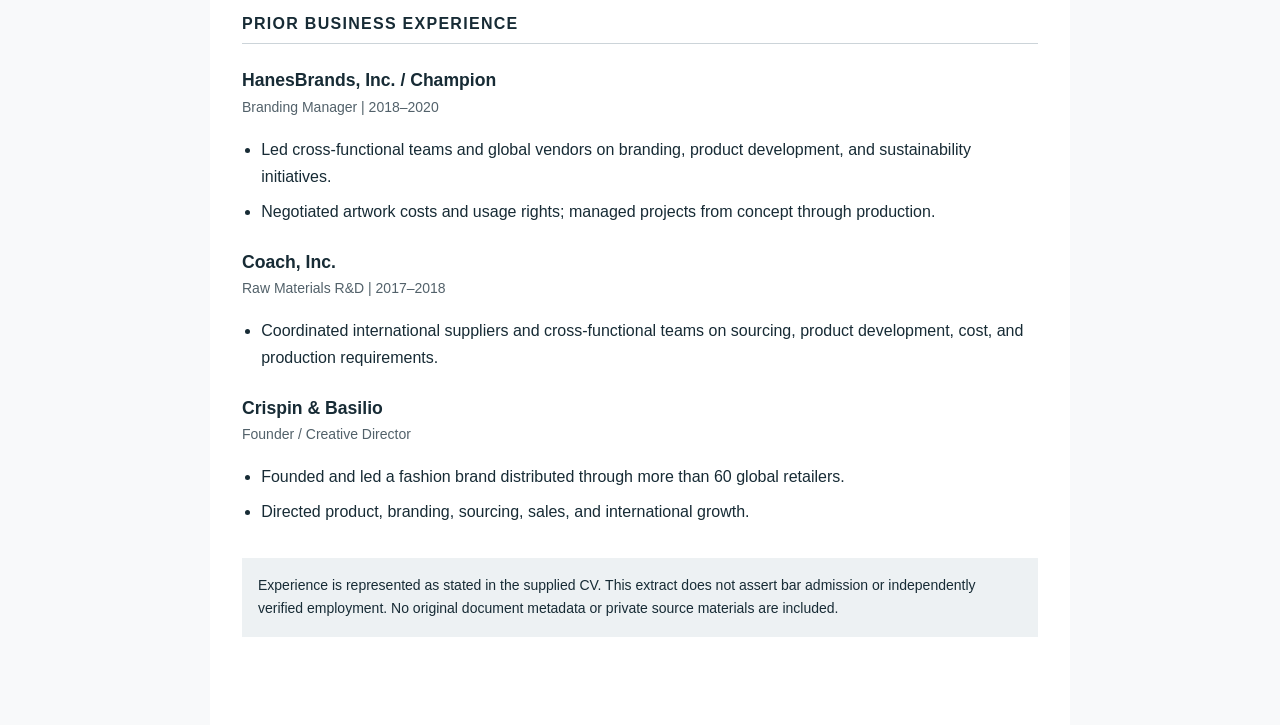
<file: resume.html>
<!doctype html><html lang="en"><head><meta charset="utf-8"><meta name="viewport" content="width=device-width,initial-scale=1"><meta name="referrer" content="no-referrer"><meta http-equiv="Content-Security-Policy" content="default-src 'none'; style-src 'self'; img-src 'self'; base-uri 'none'; form-action 'none'"><title>Résumé — Donny Barrios-Mason</title><link rel="stylesheet" href="styles.css"><link rel="icon" href="favicon.svg"></head><body><main class="resume"><a class="no-print" href="index.html">← Back to AI Workprint</a><h1>Donny Barrios-Mason</h1><p>Brooklyn, New York</p><div class="contact-links"><a href="mailto:d.barriosmason@gmail.com">d.barriosmason@gmail.com</a><a href="tel:+16467706590">646.770.6590</a><a class="no-print" href="donny-barrios-mason-resume.txt" download>Download résumé (TXT)</a></div><p class="notice">Public professional résumé extract · September 2026<br>Adapted from the supplied CV for this portfolio. Selected responsibilities are condensed. Use your browser’s Print command to print or save as PDF.</p><h2>Bar status in supplied CV</h2><p>New York Bar Examination, July 2026 — results pending.<br>MPRE and New York Law Exam — passed.</p><section><h2>Education</h2><h3>Benjamin N. Cardozo School of Law</h3><p class="role">Juris Doctor; Advanced Certificate in Dispute Resolution | May 2026</p><ul><li>James B. Boskey Restorative Justice Fellow; Dean’s Merit Scholarship.</li><li>Teaching Assistant: Innovations in Justice; Intellectual Property Licensing and Drafting.</li></ul><h3>Fashion Institute of Technology</h3><p class="role">B.S., Fashion Business Management | January 2018</p></section><section><h2>Legal experience</h2><h3>NewsCorp / NYP Holdings, Inc.</h3><p class="role">Legal Clerk, Legal Department | May 2025–April 2026</p><ul><li>Drafted and negotiated commercial agreements, including licensing, marketing, sponsorship, MSAs and SOWs, with a focus on IP ownership, data rights, indemnity, and revenue structure.</li><li>Advised on privacy, technology, and regulatory compliance; prepared legal briefs and executive-facing memoranda on IP, media, and regulatory issues.</li><li>Projects included AI/ML and generative-AI contractual frameworks addressing training, data use, and ownership, and organization-wide AI governance policies.</li></ul><h3>Cardozo School of Law Mediation Clinic</h3><p class="role">Mediator | August 2025–May 2026</p><ul><li>Mediated disputes in court-annexed and community settings through structured negotiation.</li><li>Conducted intake, prepared materials, and guided parties toward mutually acceptable outcomes.</li></ul><h3>New York State Waterfront Commission</h3><p class="role">Law Intern | August–December 2024</p><ul><li>Drafted labor compliance reports and conducted legal research.</li><li>Participated in depositions and supported oral advocacy exercises.</li></ul><h3>Center for Justice Innovation / Red Hook Justice Center</h3><p class="role">Fellow | May–August 2024</p><ul><li>Supported court operations through case review, research, and participation in proceedings.</li></ul></section><section><h2>Prior business experience</h2><h3>HanesBrands, Inc. / Champion</h3><p class="role">Branding Manager | 2018–2020</p><ul><li>Led cross-functional teams and global vendors on branding, product development, and sustainability initiatives.</li><li>Negotiated artwork costs and usage rights; managed projects from concept through production.</li></ul><h3>Coach, Inc.</h3><p class="role">Raw Materials R&amp;D | 2017–2018</p><ul><li>Coordinated international suppliers and cross-functional teams on sourcing, product development, cost, and production requirements.</li></ul><h3>Crispin &amp; Basilio</h3><p class="role">Founder / Creative Director</p><ul><li>Founded and led a fashion brand distributed through more than 60 global retailers.</li><li>Directed product, branding, sourcing, sales, and international growth.</li></ul></section><p class="notice">Experience is represented as stated in the supplied CV. This extract does not assert bar admission or independently verified employment. No original document metadata or private source materials are included.</p></main></body></html>
</file>
<file: styles.css>
:root{--ink:#172b35;--muted:#52616a;--paper:#f8f9fa;--white:#fff;--line:#ccd4d9;--accent:#8c432b;--tint:#edf1f3;font-family:Arial,Helvetica,sans-serif;color:var(--ink);background:var(--paper);font-size:16px}*{box-sizing:border-box}html{scroll-behavior:smooth;scroll-padding-top:2rem}body{margin:0}a{color:inherit;text-underline-offset:.24em;text-decoration-thickness:1px}a:hover{color:var(--accent)}a:focus-visible,summary:focus-visible{outline:3px solid var(--accent);outline-offset:5px}p{line-height:1.7;margin:0 0 1rem}h1,h2,h3{font-weight:400;margin:0;line-height:1.1}h1,h2{font-family:Georgia,'Times New Roman',serif}h2{font-size:clamp(2.2rem,4vw,3.3rem);letter-spacing:-.035em}h3{font-size:1.1rem;line-height:1.4}.eyebrow{font-size:.75rem;letter-spacing:.12em;text-transform:uppercase;line-height:1.6;font-weight:600}.skip{position:absolute;left:1rem;top:-10rem;background:white;padding:1rem;z-index:10}.skip:focus{top:1rem}.top,main{max-width:1440px;margin:auto}.top{padding:1.6rem 5.6%;display:flex;align-items:center;justify-content:space-between;border-bottom:1px solid var(--line);gap:2rem}.wordmark{text-decoration:none;font-family:Georgia,serif;font-size:1.4rem}.wordmark span{font:600 .75rem Arial,sans-serif;letter-spacing:.11em;margin-left:.65rem}.top nav{display:flex;gap:1.6rem;font-size:.875rem}.top nav a{text-decoration:none;padding:.5rem 0}.hero{padding:3.4rem 5.6% 0}.hero>.eyebrow{display:flex;justify-content:space-between;gap:1rem}.hero>.eyebrow span{color:var(--muted);font-weight:400}.hero h1{font-size:clamp(3.7rem,7.5vw,7rem);letter-spacing:-.055em;line-height:1.025;padding:2.6rem 0}.hero h1 em{font-weight:400;color:var(--accent)}.hero-bottom{display:grid;grid-template-columns:1.4fr 1fr;gap:4rem;padding:0 0 3rem}.thesis{font-family:Georgia,serif;font-size:clamp(1.4rem,2.25vw,2rem);line-height:1.4;letter-spacing:-.02em}.intro{max-width:28rem;color:var(--muted)}.text-link{display:inline-block;color:var(--ink);font-size:.875rem;font-weight:600;margin:.5rem 1.8rem .5rem 0}.text-link span{padding-left:.5rem}.secondary{font-weight:400}.hero-foot{border-top:1px solid var(--line);padding:1rem 0;display:flex;justify-content:space-between;gap:1rem;color:var(--muted);font-size:.75rem}.work-section{padding:5rem 5.6% 6rem;background:var(--white);border-top:1px solid var(--line)}.section-heading{display:grid;grid-template-columns:1.4fr 1fr;gap:4rem;align-items:end;margin-bottom:2rem}.section-heading>p{color:var(--muted);margin:0;max-width:29rem}.section-heading .eyebrow{margin-bottom:1rem}.reading-note{border-left:3px solid var(--accent);background:var(--paper);padding:1.2rem 1.5rem;margin:2rem 0 3rem;display:flex;align-items:center;gap:3rem}.reading-note p{font-size:.875rem;margin:0;max-width:52rem;line-height:1.65}.reading-note a{font-size:.875rem;min-width:10rem;line-height:1.6}.workflow-layout{display:grid;grid-template-columns:235px minmax(0,1fr);gap:3.5rem}.workflow-layout aside{align-self:start;position:sticky;top:2rem}.index{list-style:none;padding:0;margin:1.5rem 0}.index a{display:flex;gap:.85rem;text-decoration:none;padding:.55rem 0;font-size:.875rem;line-height:1.5}.index span{font-size:.75rem;color:var(--accent);font-variant-numeric:tabular-nums;padding-top:.08rem}.aside-note{color:var(--muted);font-size:.875rem;border-top:1px solid var(--line);padding-top:1.5rem;max-width:12rem}.workflow{border-top:1px solid var(--line);scroll-margin-top:2rem}.workflow:last-child{border-bottom:1px solid var(--line)}summary{list-style:none;cursor:pointer;display:grid;grid-template-columns:2rem minmax(0,1fr) 1.25rem;gap:1.2rem;padding:1.8rem 0;align-items:start}summary::-webkit-details-marker{display:none}.number{font-family:Georgia,serif;font-size:1.1rem;color:var(--accent);padding-top:.1rem}.summary-text .eyebrow{display:block;color:var(--muted);font-size:.75rem;margin-bottom:.6rem}.summary-text h3{font-family:Georgia,serif;font-size:clamp(1.45rem,2.2vw,1.9rem);line-height:1.2;letter-spacing:-.02em}.context{display:block;font-size:.875rem;color:var(--muted);line-height:1.55;margin-top:.65rem}.toggle{width:1.1rem;height:1.1rem;position:relative;margin-top:.2rem}.toggle:before,.toggle:after{content:'';position:absolute;background:var(--ink);height:1px;width:1rem;top:.5rem;left:0}.toggle:after{transform:rotate(90deg)}details[open] .toggle:after{transform:rotate(0)}.workflow-body{margin-left:3.2rem;padding-bottom:2.4rem}.evidence{border:1px solid var(--line);padding:.85rem 1rem;background:var(--paper)}.small-label{font-size:.75rem;letter-spacing:.1em;text-transform:uppercase;font-weight:600}.evidence p{font-size:.875rem;line-height:1.55;margin:.4rem 0 0;color:var(--muted)}dl{margin:1.6rem 0}.step{display:grid;grid-template-columns:8.5rem minmax(0,1fr);gap:1.2rem;margin-bottom:1.3rem}dt{font-size:.8rem;font-weight:600;line-height:1.7}dd{margin:0;font-size:1rem;line-height:1.7}.ai-step{border-top:1px solid var(--line);border-bottom:1px solid var(--line);padding:1.1rem 0}.ai-step dt{color:var(--accent)}.scope{font-size:.8rem;line-height:1.7;color:var(--muted);margin:0}.origin{background:var(--ink);color:#f4f6f7;padding:5rem 5.6%;display:grid;grid-template-columns:1fr 1.5fr;gap:5rem}.origin .eyebrow{color:#bfccd2}.origin h2{font-size:clamp(2.7rem,4vw,3.8rem);margin-top:1.2rem}.origin-copy{max-width:41rem}.origin .lead{font-family:Georgia,serif;font-size:1.75rem;line-height:1.4}.origin-copy p:not(.lead){color:#d2dce0}.origin-copy p:last-child{font-size:.8rem;margin-bottom:0}.method{padding:5rem 5.6%;border-bottom:1px solid var(--line)}.method h2{margin:1rem 0 2.8rem}.principles{display:grid;grid-template-columns:repeat(3,1fr);gap:3rem}.principles>div{border-top:1px solid var(--line);padding-top:1.1rem}.principles span{color:var(--accent);font-family:Georgia,serif}.principles h3{margin:1rem 0;font-size:1.2rem}.principles p{color:var(--muted)}.method-note{font-size:.8rem;color:var(--muted);max-width:58rem;margin:1.5rem 0 0}.provenance{padding:5rem 5.6%;display:grid;grid-template-columns:1fr 1.5fr;gap:5rem;background:white}.provenance h2{margin-top:1rem}.provenance h3{margin-bottom:.7rem;font-weight:600;font-size:1rem}.provenance p{color:var(--muted);margin-bottom:2rem;font-size:1rem}.provenance p:last-child{margin:0}footer{padding:4rem 5.6% 0;border-top:1px solid var(--line)}footer h2{margin:1rem 0;font-size:clamp(2rem,4vw,3.5rem)}footer>p:not(.eyebrow){color:var(--muted)}.contact-links{display:flex;gap:1.2rem 2.2rem;flex-wrap:wrap;font-size:1rem;margin:2rem 0 3.5rem}.footer-bottom{display:flex;justify-content:space-between;border-top:1px solid var(--line);padding:1.3rem 0;color:var(--muted);font-size:.75rem}.resume{max-width:860px;padding:3.5rem 2rem;margin:auto;background:white}.resume h1{font-size:2.8rem;letter-spacing:-.035em;font-family:Georgia,serif;margin:1.8rem 0 1rem}.resume h2{font-family:Arial,sans-serif;font-size:1rem;font-weight:600;letter-spacing:.08em;text-transform:uppercase;margin:2.5rem 0 1.2rem;border-bottom:1px solid var(--line);padding-bottom:.7rem}.resume h3{font-weight:600;margin:1.5rem 0 .2rem}.resume .role{color:var(--muted);font-size:.875rem}.resume ul{padding-left:1.2rem;line-height:1.7}.resume li{margin:.5rem 0}.resume .notice{font-size:.875rem;background:var(--tint);padding:1rem;margin:2rem 0}.resume .contact-links{margin:1rem 0}
@media(min-width:1441px){body{border-left:1px solid var(--line);border-right:1px solid var(--line);max-width:1440px;margin:auto}}
@media(max-width:960px){.workflow-layout{grid-template-columns:180px minmax(0,1fr);gap:2rem}.step{grid-template-columns:1fr;gap:.4rem}.origin,.provenance{gap:3rem}.hero-bottom,.section-heading{gap:2rem}.top{gap:1rem}.top nav{gap:1rem}.wordmark span{display:none}}
@media(max-width:680px){.top{padding:1.1rem 6%;flex-wrap:wrap}.top nav{gap:1rem;flex-wrap:wrap;font-size:.8rem}.hero{padding:2.2rem 6% 0}.hero>.eyebrow{display:block;font-size:.75rem}.hero>.eyebrow span{display:block;margin-top:.45rem}.hero h1{font-size:clamp(3.4rem,12vw,5rem);padding:2rem 0;letter-spacing:-.05em}.hero-bottom,.section-heading,.origin,.provenance{grid-template-columns:1fr;gap:1.7rem}.hero-bottom{padding-bottom:2rem}.hero-foot{font-size:.75rem;display:block}.hero-foot span{display:block;margin:.3rem 0}.work-section{padding:3rem 6%}.reading-note{display:block;margin:1.5rem 0 2rem;padding:1rem}.reading-note a{display:inline-block;margin-top:1rem}.workflow-layout{display:block}.workflow-layout aside{position:static;margin-bottom:2rem}.index{display:grid;grid-template-columns:1fr 1fr;gap:.15rem 1.2rem}.index a{font-size:.875rem;gap:.5rem}.aside-note{display:none}summary{grid-template-columns:1.4rem minmax(0,1fr) 1rem;gap:.7rem;padding:1.5rem 0}.workflow-body{margin-left:0}.summary-text h3{font-size:1.55rem}.summary-text .eyebrow{font-size:.75rem}.context{font-size:.875rem}.origin,.provenance,.method{padding:3rem 6%}.principles{grid-template-columns:1fr;gap:1.5rem}.principles h3{margin:.6rem 0}.principles p{margin:0}.method h2{margin-bottom:2rem}.provenance h2{font-size:2.5rem}footer{padding:3rem 6% 0}.contact-links{flex-direction:column;gap:1rem;overflow-wrap:anywhere}.footer-bottom{gap:1rem}.resume{padding:2rem 6%}.resume h1{font-size:2.2rem}}
@media(prefers-reduced-motion:reduce){html{scroll-behavior:auto}}
@media print{html{scroll-behavior:auto}body{background:white;color:black;font-size:11pt}.top,.skip,.index,.aside-note,.toggle,.text-link,.footer-bottom,.no-print{display:none!important}.hero,.work-section,.origin,.method,.provenance,footer{padding:1.5rem 0;background:white;color:black}.hero h1{font-size:42pt;padding:1rem 0}.hero-bottom,.section-heading,.origin,.provenance{gap:1rem}.workflow-layout{display:block}.workflow-body{margin-left:0}.origin-copy p:not(.lead){color:black}.origin .eyebrow{color:black}.workflow{break-inside:avoid}.workflow details::details-content{display:block!important;content-visibility:visible!important}.workflow summary{padding:1rem 0}.step{grid-template-columns:8rem 1fr;margin-bottom:.6rem}.resume{padding:0;max-width:none}.resume h1{font-size:28pt}.resume h2{margin-top:1.5rem}.resume li{margin:.2rem 0}a{text-decoration:none}.resume .notice{background:white;border:1px solid #aaa}.principles{gap:1.5rem}}
/* Prompt intent is paired with the human review that follows it. */
.prompt-sequence{margin-top:1.5rem}.prompt-sequence .small-label{font-size:.75rem;margin-bottom:.25rem}.sequence-note{font-size:.8rem;color:var(--muted);line-height:1.5}.prompt-sequence ol{padding-left:1.3rem;margin:1.2rem 0 0}.prompt-sequence li{padding-left:.25rem;margin-bottom:1.4rem}.prompt-sequence li:last-child{margin-bottom:0}.prompt-sequence li::marker{color:var(--accent);font-size:.875rem}.prompt-sequence h4{font-size:1rem;line-height:1.5;margin:0 0 .5rem;font-weight:600}.prompt-sequence li p{font-size:1rem;line-height:1.65;margin-bottom:.65rem}.prompt-sequence strong{font-weight:600}.ai-step:has(.prompt-sequence){grid-template-columns:1fr;gap:.65rem}
</file>
